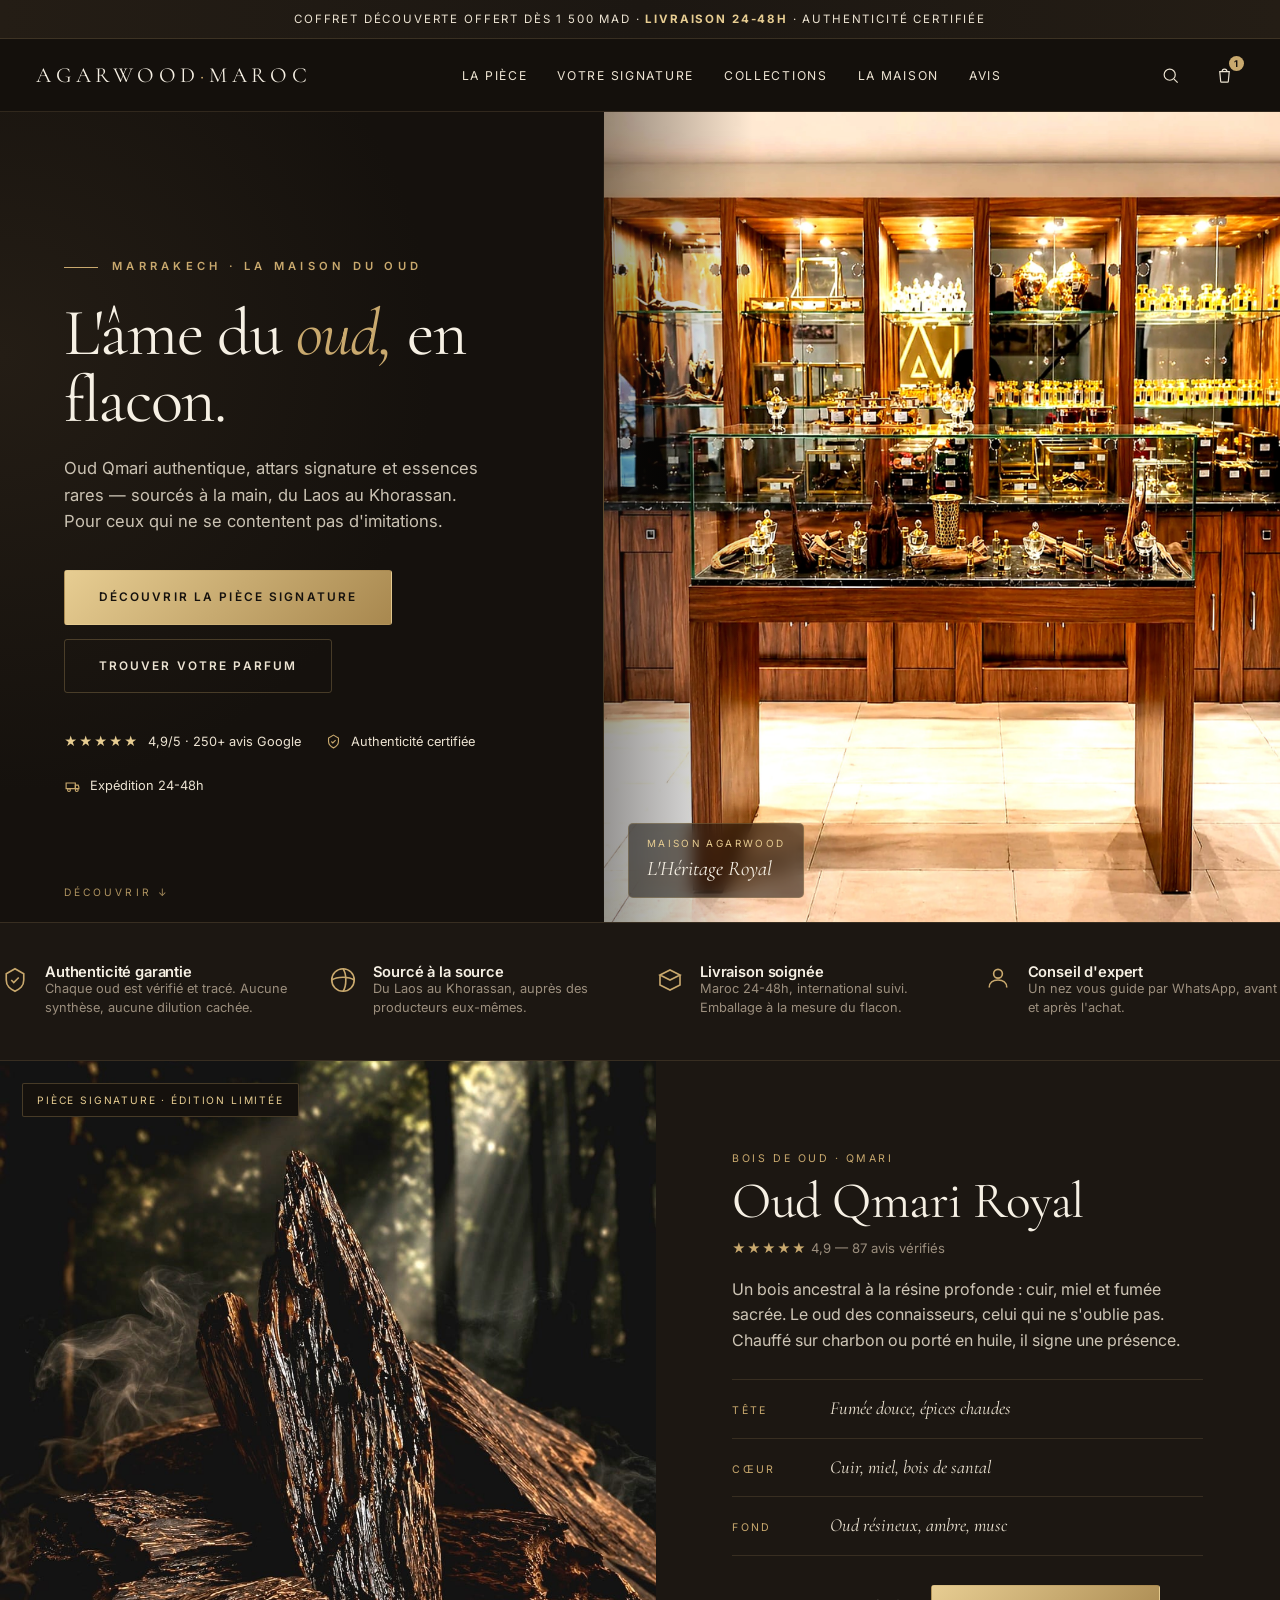
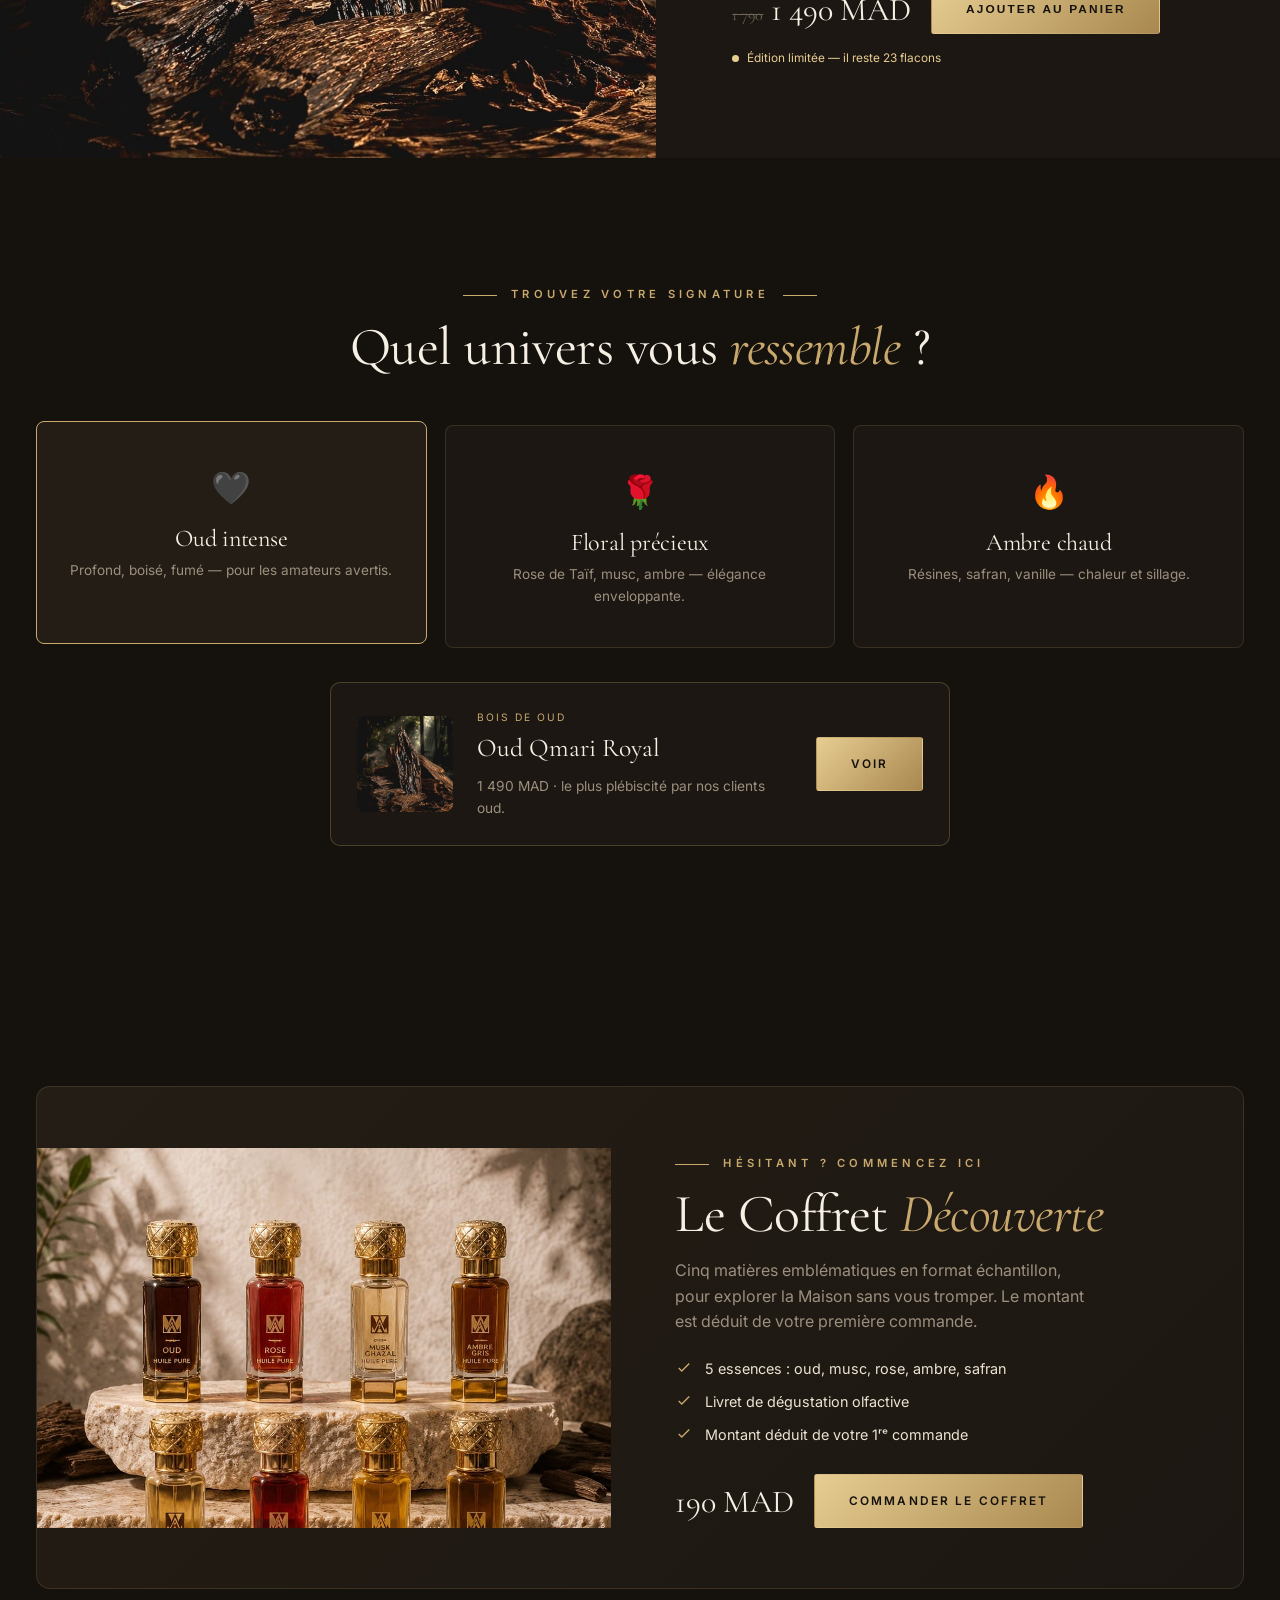
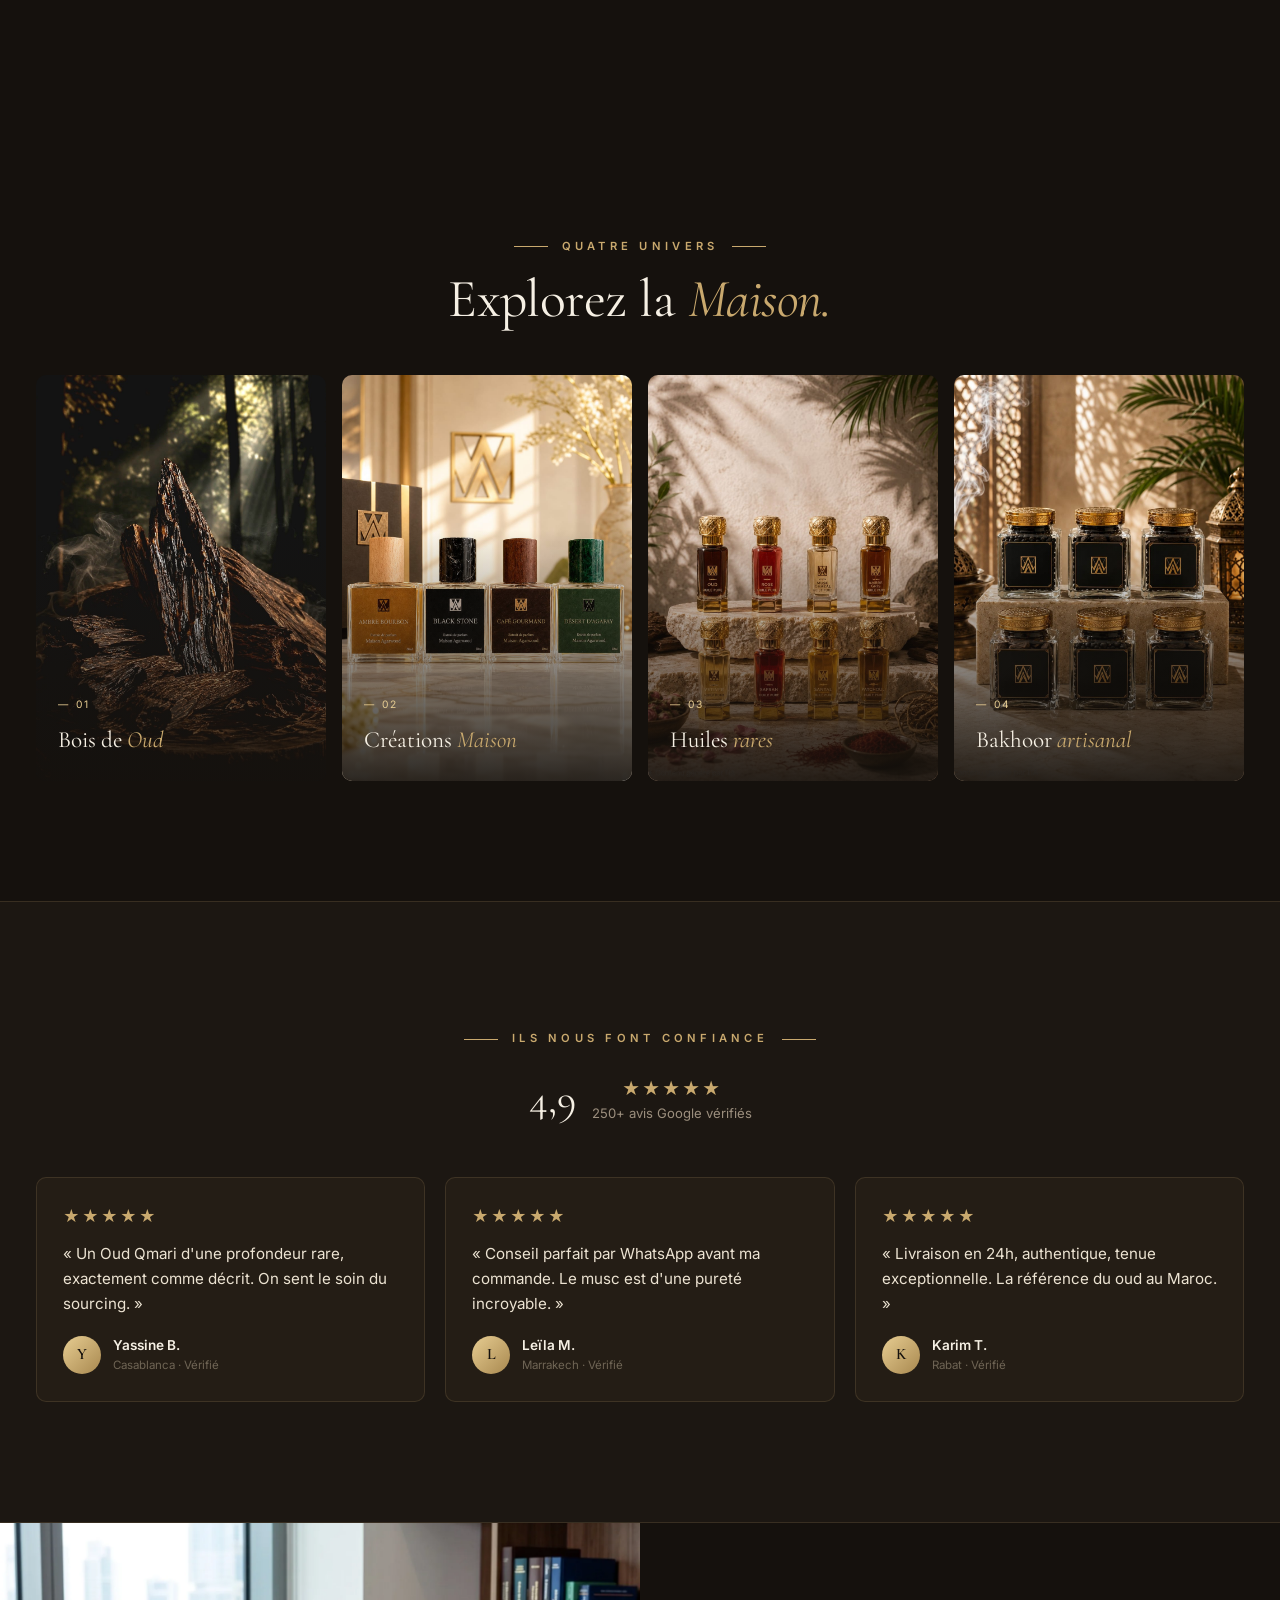
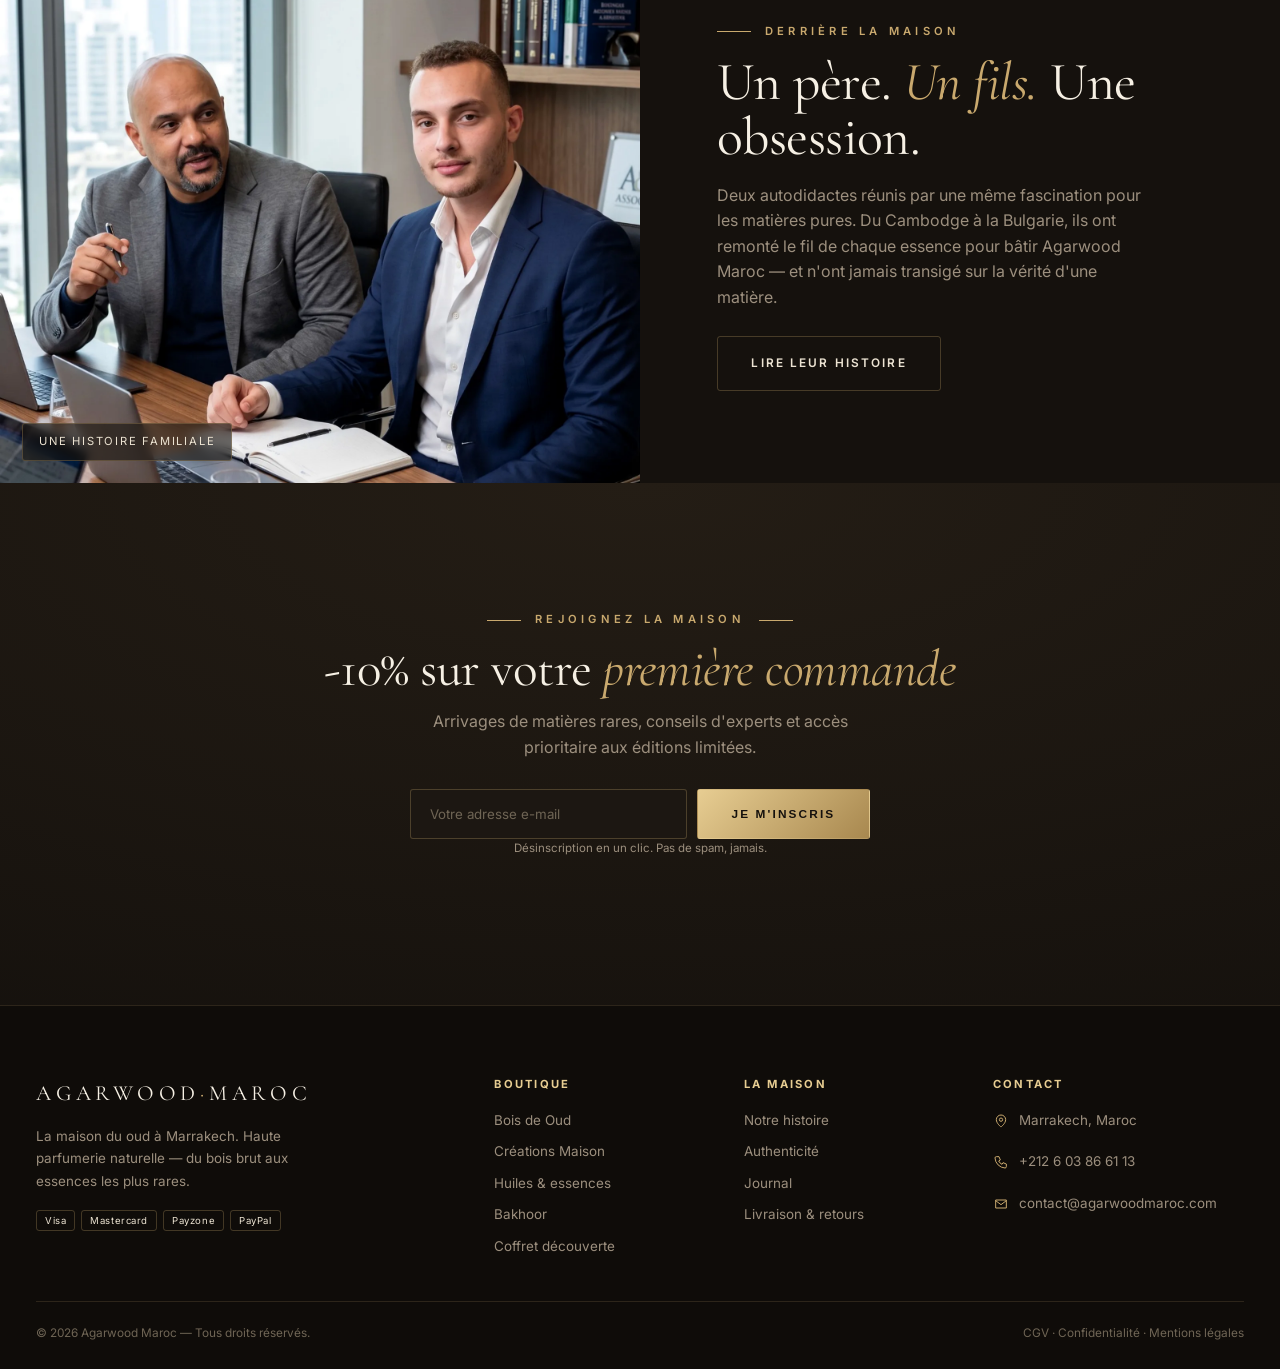
<file: agarwood-v3/index.html>
<!DOCTYPE html>
<html lang="fr">
<head>
<meta charset="utf-8">
<meta name="viewport" content="width=device-width, initial-scale=1">
<title>Agarwood Maroc — Oud Qmari & Haute Parfumerie Naturelle | Marrakech</title>
<meta name="description" content="La maison du oud à Marrakech. Oud Qmari authentique, attars signature, huiles rares et bakhoor artisanal — sourcés à la main, certifiés authentiques. Livraison 24-48h, coffret découverte disponible.">
<link rel="canonical" href="https://www.agarwoodmaroc.com/">
<meta name="theme-color" content="#15110d">
<meta property="og:type" content="website">
<meta property="og:title" content="Agarwood Maroc — La maison du Oud, Marrakech">
<meta property="og:description" content="Oud Qmari authentique & haute parfumerie naturelle. Sourcé à la main, certifié authentique.">
<meta property="og:image" content="https://www.agarwoodmaroc.com/assets/img/boutique.webp">
<meta name="twitter:card" content="summary_large_image">
<link rel="preconnect" href="https://fonts.googleapis.com">
<link rel="preconnect" href="https://fonts.gstatic.com" crossorigin>
<link href="https://fonts.googleapis.com/css2?family=Cormorant+Garamond:ital,wght@0,400;0,500;0,600;1,400;1,500&family=Inter:wght@300;400;500;600&display=swap" rel="stylesheet">
<link rel="stylesheet" href="styles.css">
<script type="application/ld+json">
{"@context":"https://schema.org","@graph":[
 {"@type":"Organization","@id":"https://www.agarwoodmaroc.com/#org","name":"Agarwood Maroc","url":"https://www.agarwoodmaroc.com/","logo":"https://www.agarwoodmaroc.com/assets/img/boutique.webp","telephone":"+212603866113","description":"La maison du oud à Marrakech — haute parfumerie naturelle."},
 {"@type":["Store","PerfumeStore"],"name":"Agarwood Maroc","image":"https://www.agarwoodmaroc.com/assets/img/boutique.webp","priceRange":"$$$","address":{"@type":"PostalAddress","addressLocality":"Marrakech","addressCountry":"MA"},"aggregateRating":{"@type":"AggregateRating","ratingValue":"4.9","reviewCount":"250"}},
 {"@type":"Product","name":"Oud Qmari Royal","image":"https://www.agarwoodmaroc.com/assets/img/oud-qmari.jpeg","description":"Bois de oud Qmari d'exception, sélectionné à la source.","brand":{"@id":"https://www.agarwoodmaroc.com/#org"},"aggregateRating":{"@type":"AggregateRating","ratingValue":"4.9","reviewCount":"87"},"offers":{"@type":"Offer","price":"1490","priceCurrency":"MAD","availability":"https://schema.org/InStock"}},
 {"@type":"WebSite","url":"https://www.agarwoodmaroc.com/","name":"Agarwood Maroc","inLanguage":"fr-FR","potentialAction":{"@type":"SearchAction","target":"https://www.agarwoodmaroc.com/?s={search_term_string}","query-input":"required name=search_term_string"}}
]}
</script>
</head>
<body>

<div class="announce">Coffret découverte offert dès 1 500 MAD · <b>Livraison 24-48h</b> · Authenticité certifiée</div>

<header class="header">
  <div class="wrap header__row">
    <a href="#" class="brand">Agarwood<span>·</span>Maroc</a>
    <nav class="nav" aria-label="Navigation principale">
      <a href="#signature">La pièce</a>
      <a href="#finder">Votre signature</a>
      <a href="#collections">Collections</a>
      <a href="#histoire">La Maison</a>
      <a href="#avis">Avis</a>
    </nav>
    <div class="header__act">
      <span class="ic" aria-label="Rechercher"><svg viewBox="0 0 24 24"><circle cx="11" cy="11" r="7"/><line x1="16.5" y1="16.5" x2="21" y2="21"/></svg></span>
      <span class="ic" aria-label="Panier"><svg viewBox="0 0 24 24"><path d="M6 7h12l-1.2 12.5a1 1 0 0 1-1 .9H8.2a1 1 0 0 1-1-.9L6 7Z"/><path d="M9 7a3 3 0 0 1 6 0"/></svg><span class="badge-n">1</span></span>
    </div>
  </div>
</header>

<!-- HERO split -->
<section class="hero" aria-label="Agarwood Maroc — la maison du oud">
  <div class="hero__panel">
    <span class="eyebrow">Marrakech · La maison du oud</span>
    <h1>L'âme du <em>oud,</em> en flacon.</h1>
    <p class="hero__sub">Oud Qmari authentique, attars signature et essences rares — sourcés à la main, du Laos au Khorassan. Pour ceux qui ne se contentent pas d'imitations.</p>
    <div class="hero__cta">
      <a href="#signature" class="btn btn--gold">Découvrir la pièce signature</a>
      <a href="#finder" class="btn btn--line">Trouver votre parfum</a>
    </div>
    <div class="hero__trust">
      <span><span class="st">★★★★★</span> 4,9/5 · 250+ avis Google</span>
      <span><svg viewBox="0 0 24 24"><path d="M12 3l7 4v5c0 5-3 7-7 9-4-2-7-4-7-9V7z"/><path d="M9 12l2 2 4-4"/></svg> Authenticité certifiée</span>
      <span><svg viewBox="0 0 24 24"><path d="M3 7h13v8H3z"/><path d="M16 10h4l1 3v2h-5z"/><circle cx="7" cy="17" r="2"/><circle cx="18" cy="17" r="2"/></svg> Expédition 24-48h</span>
    </div>
    <span class="scrollcue">Découvrir ↓</span>
  </div>
  <div class="hero__visual">
    <img class="hero__img" src="assets/img/boutique-hero.jpg" alt="La boutique Agarwood Maroc à Marrakech — flacons de oud et essences rares" loading="eager" fetchpriority="high">
    <div class="hero__badge"><small>Maison Agarwood</small><b>L'Héritage Royal</b></div>
  </div>
</section>

<!-- AUTHENTICITY -->
<section class="auth">
  <div class="wrap auth__grid">
    <div class="auth__i"><svg viewBox="0 0 24 24"><path d="M12 3l7 4v5c0 5-3 7-7 9-4-2-7-4-7-9V7z"/><path d="M9 12l2 2 4-4"/></svg><div><h3>Authenticité garantie</h3><p>Chaque oud est vérifié et tracé. Aucune synthèse, aucune dilution cachée.</p></div></div>
    <div class="auth__i"><svg viewBox="0 0 24 24"><circle cx="12" cy="12" r="9"/><path d="M12 3c3 4 3 14 0 18M3 12c4-3 14-3 18 0"/></svg><div><h3>Sourcé à la source</h3><p>Du Laos au Khorassan, auprès des producteurs eux-mêmes.</p></div></div>
    <div class="auth__i"><svg viewBox="0 0 24 24"><path d="M4 8l8-4 8 4-8 4-8-4Z"/><path d="M4 8v8l8 4 8-4V8"/></svg><div><h3>Livraison soignée</h3><p>Maroc 24-48h, international suivi. Emballage à la mesure du flacon.</p></div></div>
    <div class="auth__i"><svg viewBox="0 0 24 24"><path d="M5 18c0-4 3-6 7-6s7 2 7 6"/><circle cx="12" cy="7" r="3.5"/></svg><div><h3>Conseil d'expert</h3><p>Un nez vous guide par WhatsApp, avant et après l'achat.</p></div></div>
  </div>
</section>

<!-- SIGNATURE SPOTLIGHT -->
<section id="signature">
  <div class="spot">
    <div class="spot__media" style="background-image:url('assets/img/oud-qmari.jpeg')"><span class="ribbon">Pièce signature · Édition limitée</span></div>
    <div class="spot__c">
      <span class="spot__cat">Bois de oud · Qmari</span>
      <h2 class="spot__name">Oud Qmari Royal</h2>
      <div class="spot__rating"><span class="st">★★★★★</span> 4,9 — 87 avis vérifiés</div>
      <p class="spot__desc">Un bois ancestral à la résine profonde : cuir, miel et fumée sacrée. Le oud des connaisseurs, celui qui ne s'oublie pas. Chauffé sur charbon ou porté en huile, il signe une présence.</p>
      <div class="pyramid">
        <div class="pyramid__row"><span class="pyramid__k">Tête</span><span class="pyramid__v">Fumée douce, épices chaudes</span></div>
        <div class="pyramid__row"><span class="pyramid__k">Cœur</span><span class="pyramid__v">Cuir, miel, bois de santal</span></div>
        <div class="pyramid__row"><span class="pyramid__k">Fond</span><span class="pyramid__v">Oud résineux, ambre, musc</span></div>
      </div>
      <div class="spot__buy">
        <div class="spot__price"><small>1 790</small>1 490 MAD</div>
        <button class="btn btn--gold">Ajouter au panier</button>
      </div>
      <div class="spot__stock"><i></i> Édition limitée — il reste 23 flacons</div>
    </div>
  </div>
</section>

<!-- SCENT FINDER -->
<section class="section finder" id="finder">
  <div class="wrap">
    <span class="eyebrow c">Trouvez votre signature</span>
    <h2 class="s-title" style="margin-top:16px">Quel univers vous <em>ressemble</em> ?</h2>
    <div class="finder__opts">
      <div class="opt active" data-r="0"><div class="opt__ic">🖤</div><h3>Oud intense</h3><p>Profond, boisé, fumé — pour les amateurs avertis.</p></div>
      <div class="opt" data-r="1"><div class="opt__ic">🌹</div><h3>Floral précieux</h3><p>Rose de Taïf, musc, ambre — élégance enveloppante.</p></div>
      <div class="opt" data-r="2"><div class="opt__ic">🔥</div><h3>Ambre chaud</h3><p>Résines, safran, vanille — chaleur et sillage.</p></div>
    </div>
    <div class="finder__result" id="result">
      <img id="r-img" src="assets/img/oud-qmari.jpeg" alt="Recommandation">
      <div><div class="r-cat" id="r-cat">Bois de oud</div><div class="r-name" id="r-name">Oud Qmari Royal</div><div class="r-p" id="r-p">1 490 MAD · le plus plébiscité par nos clients oud.</div></div>
      <a href="#signature" class="btn btn--gold">Voir</a>
    </div>
  </div>
</section>

<!-- DISCOVERY SET -->
<section class="section" id="disco">
  <div class="wrap">
    <div class="disco">
      <div class="disco__media" style="background-image:url('assets/img/huiles.jpeg')"></div>
      <div class="disco__c">
        <span class="eyebrow">Hésitant ? Commencez ici</span>
        <h2 class="s-title">Le Coffret <em>Découverte</em></h2>
        <p>Cinq matières emblématiques en format échantillon, pour explorer la Maison sans vous tromper. Le montant est déduit de votre première commande.</p>
        <ul class="disco__list">
          <li><svg viewBox="0 0 24 24"><path d="M5 12l4 4 10-10"/></svg> 5 essences : oud, musc, rose, ambre, safran</li>
          <li><svg viewBox="0 0 24 24"><path d="M5 12l4 4 10-10"/></svg> Livret de dégustation olfactive</li>
          <li><svg viewBox="0 0 24 24"><path d="M5 12l4 4 10-10"/></svg> Montant déduit de votre 1ʳᵉ commande</li>
        </ul>
        <div class="spot__buy"><div class="spot__price">190 MAD</div><a href="#" class="btn btn--gold">Commander le coffret</a></div>
      </div>
    </div>
  </div>
</section>

<!-- COLLECTIONS -->
<section class="section" id="collections">
  <div class="wrap">
    <div style="text-align:center;margin-bottom:48px"><span class="eyebrow c">Quatre univers</span><h2 class="s-title" style="margin-top:16px">Explorez la <em>Maison.</em></h2></div>
    <div class="coll__grid">
      <a href="#" class="coll"><img src="assets/img/oud-qmari.jpeg" alt="Bois de Oud Qmari"><div class="coll__c"><span class="coll__n">— 01</span><div class="coll__t">Bois de <em>Oud</em></div></div></a>
      <a href="#" class="coll"><img src="assets/img/creations.jpeg" alt="Créations Maison"><div class="coll__c"><span class="coll__n">— 02</span><div class="coll__t">Créations <em>Maison</em></div></div></a>
      <a href="#" class="coll"><img src="assets/img/huiles.jpeg" alt="Huiles et essences rares"><div class="coll__c"><span class="coll__n">— 03</span><div class="coll__t">Huiles <em>rares</em></div></div></a>
      <a href="#" class="coll"><img src="assets/img/bakhoor.jpeg" alt="Bakhoor artisanal"><div class="coll__c"><span class="coll__n">— 04</span><div class="coll__t">Bakhoor <em>artisanal</em></div></div></a>
    </div>
  </div>
</section>

<!-- REVIEWS -->
<section class="section reviews" id="avis">
  <div class="wrap" style="text-align:center">
    <span class="eyebrow c">Ils nous font confiance</span>
    <div class="reviews__top" style="margin-top:18px"><span class="reviews__score">4,9</span><div><div class="reviews__st">★★★★★</div><div style="font-size:.82rem;color:var(--grey)">250+ avis Google vérifiés</div></div></div>
    <div class="reviews__grid" style="text-align:left">
      <div class="rev"><div class="rev__st">★★★★★</div><p class="rev__t">« Un Oud Qmari d'une profondeur rare, exactement comme décrit. On sent le soin du sourcing. »</p><div class="rev__w"><span class="rev__av">Y</span><div><div class="rev__n">Yassine B.</div><div class="rev__m">Casablanca · Vérifié</div></div></div></div>
      <div class="rev"><div class="rev__st">★★★★★</div><p class="rev__t">« Conseil parfait par WhatsApp avant ma commande. Le musc est d'une pureté incroyable. »</p><div class="rev__w"><span class="rev__av">L</span><div><div class="rev__n">Leïla M.</div><div class="rev__m">Marrakech · Vérifié</div></div></div></div>
      <div class="rev"><div class="rev__st">★★★★★</div><p class="rev__t">« Livraison en 24h, authentique, tenue exceptionnelle. La référence du oud au Maroc. »</p><div class="rev__w"><span class="rev__av">K</span><div><div class="rev__n">Karim T.</div><div class="rev__m">Rabat · Vérifié</div></div></div></div>
    </div>
  </div>
</section>

<!-- FOUNDERS -->
<section class="founders" id="histoire">
  <div class="founders__v" style="background-image:url('assets/img/founders.webp')" role="img" aria-label="Les fondateurs, père et fils"><span class="founders__tag">Une histoire familiale</span></div>
  <div class="founders__c">
    <span class="eyebrow">Derrière la Maison</span>
    <h2 class="s-title" style="margin-top:14px">Un père. <em>Un fils.</em> Une obsession.</h2>
    <p>Deux autodidactes réunis par une même fascination pour les matières pures. Du Cambodge à la Bulgarie, ils ont remonté le fil de chaque essence pour bâtir Agarwood Maroc — et n'ont jamais transigé sur la vérité d'une matière.</p>
    <a href="#" class="btn btn--line">Lire leur histoire</a>
  </div>
</section>

<!-- NEWSLETTER -->
<section class="section news">
  <div class="wrap">
    <span class="eyebrow c">Rejoignez la Maison</span>
    <h2>-10% sur votre <em>première commande</em></h2>
    <p>Arrivages de matières rares, conseils d'experts et accès prioritaire aux éditions limitées.</p>
    <form class="news__f" onsubmit="return false"><input type="email" placeholder="Votre adresse e-mail" aria-label="E-mail" required><button class="btn btn--gold">Je m'inscris</button></form>
    <p class="news__fine">Désinscription en un clic. Pas de spam, jamais.</p>
  </div>
</section>

<footer class="footer">
  <div class="wrap">
    <div class="footer__top">
      <div>
        <a href="#" class="brand">Agarwood<span>·</span>Maroc</a>
        <p>La maison du oud à Marrakech. Haute parfumerie naturelle — du bois brut aux essences les plus rares.</p>
        <div class="pay"><span>Visa</span><span>Mastercard</span><span>Payzone</span><span>PayPal</span></div>
      </div>
      <div><h4>Boutique</h4><ul><li><a href="#">Bois de Oud</a></li><li><a href="#">Créations Maison</a></li><li><a href="#">Huiles &amp; essences</a></li><li><a href="#">Bakhoor</a></li><li><a href="#">Coffret découverte</a></li></ul></div>
      <div><h4>La Maison</h4><ul><li><a href="#histoire">Notre histoire</a></li><li><a href="#">Authenticité</a></li><li><a href="#">Journal</a></li><li><a href="#">Livraison &amp; retours</a></li></ul></div>
      <div><h4>Contact</h4><ul class="footer__c"><li><svg viewBox="0 0 24 24"><path d="M12 21s-7-5.5-7-11a7 7 0 0 1 14 0c0 5.5-7 11-7 11Z"/><circle cx="12" cy="10" r="2.5"/></svg> Marrakech, Maroc</li><li><svg viewBox="0 0 24 24"><path d="M5 4h4l2 5-2.5 1.5a11 11 0 0 0 5 5L15 13l5 2v4a2 2 0 0 1-2 2A16 16 0 0 1 3 6a2 2 0 0 1 2-2Z"/></svg> +212 6 03 86 61 13</li><li><svg viewBox="0 0 24 24"><path d="M4 6h16v12H4z"/><path d="M4 7l8 6 8-6"/></svg> contact@agarwoodmaroc.com</li></ul></div>
    </div>
    <div class="footer__bot"><span>© 2026 Agarwood Maroc — Tous droits réservés.</span><span>CGV · Confidentialité · Mentions légales</span></div>
  </div>
</footer>

<div class="sticky"><span class="p">1 490 MAD</span><a href="#signature" class="btn btn--gold">Ajouter — Oud Qmari Royal</a></div>

<script>
  // Scent finder
  const data=[
    {img:'assets/img/oud-qmari.jpeg',cat:'Bois de oud',name:'Oud Qmari Royal',p:'1 490 MAD · le plus plébiscité par nos clients oud.'},
    {img:'assets/img/creations.jpeg',cat:'Création maison',name:'Attar Rose & Musc',p:'890 MAD · une rose précieuse sur un fond ambré.'},
    {img:'assets/img/huiles.jpeg',cat:'Huile & essence',name:'Ambre Safran Absolu',p:'740 MAD · résines chaudes et safran, sillage généreux.'}
  ];
  const opts=document.querySelectorAll('.opt');
  opts.forEach(o=>o.addEventListener('click',()=>{
    opts.forEach(x=>x.classList.remove('active'));o.classList.add('active');
    const d=data[+o.dataset.r];
    r_img.src=d.img;r_cat.textContent=d.cat;r_name.textContent=d.name;r_p.textContent=d.p;
  }));
</script>
</body>
</html>
</file>
<file: agarwood-v3/styles.css>
/* =========================================================================
   Agarwood Maroc — Proposition signature. Sombre cinématographique + or.
   Pensé pour la conversion : autorité, rareté, authenticité, guidage.
   ========================================================================= */
:root{
  --bg:#15110d; --bg-2:#1c1712; --bg-3:#241d15;
  --gold:#c9a96e; --gold-br:#e7cd92; --gold-deep:#a8884f;
  --cream:#ece3d2; --paper:#f6f0e4; --grey:#9c8f7e; --grey-d:#6f6555;
  --brown:#5e382b;
  --line:rgba(201,169,110,.16); --line-2:rgba(201,169,110,.28);
  --sans:"Inter",system-ui,sans-serif;
  --serif:"Cormorant Garamond","Cardo",Georgia,serif;
  --maxw:1280px; --ease:cubic-bezier(.22,.85,.25,1);
}
*{margin:0;padding:0;box-sizing:border-box;}
html{scroll-behavior:smooth;}
body{font-family:var(--sans);background:var(--bg);color:var(--cream);line-height:1.6;-webkit-font-smoothing:antialiased;overflow-x:hidden;}
img{max-width:100%;display:block;}
a{color:inherit;text-decoration:none;}
::selection{background:var(--gold);color:var(--bg);}
.wrap{max-width:var(--maxw);margin:0 auto;padding:0 36px;}
h1,h2,h3{font-family:var(--serif);font-weight:400;line-height:1.02;letter-spacing:-.01em;}
em{font-style:italic;color:var(--gold);}
.eyebrow{font-size:.7rem;letter-spacing:.38em;text-transform:uppercase;color:var(--gold);font-weight:600;display:inline-flex;gap:14px;align-items:center;}
.eyebrow::before{content:"";width:34px;height:1px;background:currentColor;}
.eyebrow.c{justify-content:center;}
.eyebrow.c::after{content:"";width:34px;height:1px;background:currentColor;}
.s-title{font-size:clamp(2.2rem,4.2vw,3.6rem);color:var(--paper);}
.lead{color:var(--grey);font-size:1.05rem;line-height:1.8;max-width:54ch;}
.btn{display:inline-flex;align-items:center;justify-content:center;gap:.6rem;padding:1.05rem 2.1rem;font-size:.74rem;letter-spacing:.18em;text-transform:uppercase;font-weight:600;border-radius:3px;cursor:pointer;border:1px solid transparent;transition:all .3s var(--ease);}
.btn--gold{background:linear-gradient(135deg,var(--gold-br),var(--gold-deep));color:var(--bg);}
.btn--gold:hover{filter:brightness(1.08);transform:translateY(-2px);box-shadow:0 14px 30px -12px rgba(201,169,110,.6);}
.btn--line{border-color:var(--line-2);color:var(--cream);}
.btn--line:hover{border-color:var(--gold);color:var(--gold);}
.btn--block{width:100%;}
.section{padding:120px 0;}

/* announce */
.announce{background:linear-gradient(90deg,var(--bg-3),var(--bg-2),var(--bg-3));color:var(--cream);text-align:center;font-size:.72rem;letter-spacing:.16em;text-transform:uppercase;padding:10px;border-bottom:1px solid var(--line);}
.announce b{color:var(--gold-br);}

/* header */
.header{position:sticky;top:0;z-index:60;background:rgba(21,17,13,.72);backdrop-filter:blur(14px);border-bottom:1px solid var(--line);}
.header__row{display:flex;align-items:center;justify-content:space-between;height:72px;gap:24px;}
.brand{font-family:var(--serif);font-size:1.35rem;letter-spacing:.22em;text-transform:uppercase;color:var(--paper);}
.brand span{color:var(--gold);}
.nav{display:flex;gap:30px;}
.nav a{font-size:.76rem;letter-spacing:.14em;text-transform:uppercase;color:var(--cream);position:relative;padding:6px 0;}
.nav a::after{content:"";position:absolute;left:0;bottom:0;width:0;height:1px;background:var(--gold);transition:width .3s var(--ease);}
.nav a:hover::after{width:100%;}
.header__act{display:flex;gap:16px;align-items:center;}
.header__act .ic{width:38px;height:38px;display:grid;place-items:center;border-radius:50%;transition:background .2s;position:relative;}
.header__act .ic:hover{background:rgba(201,169,110,.12);}
.header__act svg{width:19px;height:19px;stroke:var(--cream);fill:none;stroke-width:1.5;}
.badge-n{position:absolute;top:0;right:0;background:var(--gold);color:var(--bg);font-size:.58rem;font-weight:700;width:15px;height:15px;border-radius:50%;display:grid;place-items:center;font-family:var(--sans);}

/* hero — split : panneau texte (gauche) + photo nette (droite) */
.hero{position:relative;display:grid;grid-template-columns:1fr 1.12fr;min-height:90vh;background:var(--bg);overflow:hidden;}
.hero__panel{position:relative;display:flex;flex-direction:column;justify-content:center;padding:110px 5vw 90px;
  background:radial-gradient(120% 90% at 0% 30%,var(--bg-3),var(--bg) 60%);}
.hero__panel::after{content:"";position:absolute;top:0;right:-1px;width:2px;height:100%;background:linear-gradient(var(--bg),var(--gold-deep),var(--bg));opacity:.5;}
.hero h1{font-size:clamp(2.8rem,5.2vw,5.2rem);color:var(--paper);margin:1.4rem 0 1.3rem;max-width:14ch;letter-spacing:-.02em;}
.hero h1 em{color:var(--gold);}
.hero__sub{color:var(--cream);opacity:.84;font-size:clamp(1.02rem,1.3vw,1.2rem);max-width:42ch;margin-bottom:2.2rem;}
.hero__cta{display:flex;gap:14px;flex-wrap:wrap;}
.hero__trust{display:flex;gap:24px;margin-top:2.4rem;flex-wrap:wrap;}
.hero__trust span{display:flex;align-items:center;gap:9px;font-size:.8rem;color:var(--cream);}
.hero__trust svg{width:17px;height:17px;stroke:var(--gold);fill:none;stroke-width:1.6;}
.hero__trust .st{color:var(--gold-br);letter-spacing:2px;}
.hero__visual{position:relative;overflow:hidden;}
.hero__img{position:absolute;inset:0;width:100%;height:100%;object-fit:cover;object-position:center;animation:kb 18s ease-in-out infinite alternate;}
@keyframes kb{from{transform:scale(1.02);}to{transform:scale(1.1);}}
.hero__visual::after{content:"";position:absolute;inset:0;background:linear-gradient(90deg,rgba(21,17,13,.45) 0%,rgba(21,17,13,0) 22%);}
.hero__badge{position:absolute;left:24px;bottom:24px;z-index:2;background:rgba(21,17,13,.55);backdrop-filter:blur(8px);border:1px solid var(--line-2);padding:12px 18px;border-radius:5px;}
.hero__badge small{display:block;font-size:.62rem;letter-spacing:.24em;text-transform:uppercase;color:var(--gold-br);}
.hero__badge b{font-family:var(--serif);font-style:italic;font-size:1.3rem;color:var(--paper);font-weight:400;}
.scrollcue{position:absolute;bottom:22px;left:5vw;z-index:3;color:rgba(201,169,110,.85);font-size:.64rem;letter-spacing:.3em;text-transform:uppercase;animation:bob 2.4s var(--ease) infinite;}
@keyframes bob{0%,100%{transform:translateY(0);}50%{transform:translateY(7px);}}

/* authenticity strip */
.auth{background:var(--bg-2);border-block:1px solid var(--line);}
.auth__grid{display:grid;grid-template-columns:repeat(4,1fr);gap:30px;padding:42px 0;}
.auth__i{display:flex;gap:15px;align-items:flex-start;}
.auth__i svg{width:30px;height:30px;stroke:var(--gold);fill:none;stroke-width:1.3;flex:none;}
.auth__i h3{font-family:var(--sans);font-size:.92rem;font-weight:600;color:var(--paper);}
.auth__i p{font-size:.8rem;color:var(--grey);line-height:1.45;}

/* signature spotlight */
.spot{display:grid;grid-template-columns:1.05fr 1fr;gap:0;align-items:stretch;}
.spot__media{position:relative;min-height:640px;background:var(--bg-3) center/cover no-repeat;}
.spot__media .ribbon{position:absolute;top:22px;left:22px;background:var(--bg);color:var(--gold-br);border:1px solid var(--line-2);font-size:.64rem;letter-spacing:.18em;text-transform:uppercase;padding:8px 14px;border-radius:2px;}
.spot__c{background:var(--bg-2);padding:90px 6vw;display:flex;flex-direction:column;justify-content:center;}
.spot__cat{font-size:.66rem;letter-spacing:.24em;text-transform:uppercase;color:var(--gold);}
.spot__name{font-size:clamp(2.4rem,4vw,3.4rem);color:var(--paper);margin:8px 0 10px;}
.spot__rating{font-size:.82rem;color:var(--grey);margin-bottom:18px;}
.spot__rating .st{color:var(--gold);letter-spacing:1px;}
.spot__desc{color:var(--cream);opacity:.85;margin-bottom:26px;max-width:46ch;}
.pyramid{display:flex;flex-direction:column;gap:0;margin-bottom:28px;border-top:1px solid var(--line);}
.pyramid__row{display:flex;gap:18px;padding:14px 0;border-bottom:1px solid var(--line);align-items:baseline;}
.pyramid__k{font-size:.66rem;letter-spacing:.2em;text-transform:uppercase;color:var(--gold);width:80px;flex:none;}
.pyramid__v{font-family:var(--serif);font-size:1.15rem;color:var(--cream);font-style:italic;}
.spot__buy{display:flex;align-items:center;gap:20px;flex-wrap:wrap;}
.spot__price{font-family:var(--serif);font-size:2rem;color:var(--paper);}
.spot__price small{font-size:1rem;color:var(--grey-d);text-decoration:line-through;margin-right:8px;}
.spot__stock{font-size:.74rem;color:var(--gold-br);margin-top:14px;display:flex;align-items:center;gap:8px;}
.spot__stock i{width:7px;height:7px;border-radius:50%;background:var(--gold-br);box-shadow:0 0 0 0 rgba(231,205,146,.6);animation:pulse 2s infinite;}
@keyframes pulse{70%{box-shadow:0 0 0 7px rgba(231,205,146,0);}100%{box-shadow:0 0 0 0 rgba(231,205,146,0);}}

/* scent finder */
.finder{text-align:center;}
.finder__opts{display:grid;grid-template-columns:repeat(3,1fr);gap:18px;margin:50px 0 34px;}
.opt{background:var(--bg-2);border:1px solid var(--line);border-radius:8px;padding:40px 28px;cursor:pointer;transition:all .3s var(--ease);text-align:center;}
.opt:hover,.opt.active{border-color:var(--gold);background:var(--bg-3);transform:translateY(-4px);}
.opt__ic{font-size:2rem;margin-bottom:14px;}
.opt h3{font-family:var(--serif);font-size:1.5rem;color:var(--paper);margin-bottom:8px;}
.opt p{font-size:.85rem;color:var(--grey);}
.finder__result{background:var(--bg-2);border:1px solid var(--line-2);border-radius:10px;padding:26px;display:flex;align-items:center;gap:24px;max-width:620px;margin:0 auto;text-align:left;}
.finder__result img{width:96px;height:96px;border-radius:8px;object-fit:cover;flex:none;}
.finder__result .r-cat{font-size:.64rem;letter-spacing:.2em;text-transform:uppercase;color:var(--gold);}
.finder__result .r-name{font-family:var(--serif);font-size:1.6rem;color:var(--paper);margin:2px 0 6px;}
.finder__result .r-p{color:var(--grey);font-size:.86rem;}
.finder__result .btn{margin-left:auto;}

/* discovery set */
.disco{background:linear-gradient(135deg,var(--bg-3),var(--bg-2));border:1px solid var(--line);border-radius:14px;display:grid;grid-template-columns:1fr 1.1fr;overflow:hidden;align-items:center;}
.disco__media{min-height:380px;background:var(--bg) center/cover no-repeat;}
.disco__c{padding:60px 5vw;}
.disco__c .s-title{margin:14px 0 16px;}
.disco__c p{color:var(--grey);margin-bottom:22px;max-width:42ch;}
.disco__list{display:flex;flex-direction:column;gap:10px;margin-bottom:28px;}
.disco__list li{display:flex;gap:12px;align-items:center;font-size:.9rem;color:var(--cream);list-style:none;}
.disco__list svg{width:18px;height:18px;stroke:var(--gold);fill:none;stroke-width:1.8;flex:none;}

/* collections */
.coll__grid{display:grid;grid-template-columns:repeat(4,1fr);gap:16px;}
.coll{position:relative;aspect-ratio:3/4.2;border-radius:10px;overflow:hidden;display:flex;align-items:flex-end;}
.coll img{position:absolute;inset:0;width:100%;height:100%;object-fit:cover;transition:transform .8s var(--ease);}
.coll::after{content:"";position:absolute;inset:0;background:linear-gradient(180deg,rgba(21,17,13,0) 38%,rgba(21,17,13,.9));}
.coll:hover img{transform:scale(1.08);}
.coll__c{position:relative;z-index:2;padding:22px;}
.coll__n{font-size:.64rem;letter-spacing:.24em;color:var(--gold-br);}
.coll__t{font-family:var(--serif);font-size:1.45rem;color:var(--paper);margin-top:6px;}
.coll__t em{color:var(--gold);}

/* reviews */
.reviews{background:var(--bg-2);border-block:1px solid var(--line);}
.reviews__top{display:flex;align-items:center;justify-content:center;gap:16px;margin-bottom:8px;}
.reviews__score{font-family:var(--serif);font-size:2.6rem;color:var(--paper);}
.reviews__st{color:var(--gold);font-size:1.1rem;letter-spacing:2px;}
.reviews__grid{display:grid;grid-template-columns:repeat(3,1fr);gap:20px;margin-top:44px;}
.rev{background:var(--bg-3);border:1px solid var(--line);border-radius:10px;padding:26px;}
.rev__st{color:var(--gold);letter-spacing:2px;margin-bottom:12px;}
.rev__t{color:var(--cream);font-size:.95rem;line-height:1.65;}
.rev__w{margin-top:18px;display:flex;align-items:center;gap:12px;}
.rev__av{width:38px;height:38px;border-radius:50%;background:linear-gradient(135deg,var(--gold-br),var(--gold-deep));color:var(--bg);display:grid;place-items:center;font-family:var(--serif);font-weight:600;}
.rev__n{font-weight:600;font-size:.85rem;color:var(--paper);}
.rev__m{font-size:.72rem;color:var(--grey-d);}

/* founders */
.founders{display:grid;grid-template-columns:1fr 1fr;align-items:center;}
.founders__v{position:relative;min-height:560px;background:var(--bg-3) center/cover no-repeat;}
.founders__tag{position:absolute;left:22px;bottom:22px;background:rgba(21,17,13,.6);backdrop-filter:blur(6px);border:1px solid var(--line-2);color:var(--cream);font-size:.7rem;letter-spacing:.16em;text-transform:uppercase;padding:9px 16px;border-radius:3px;}
.founders__c{padding:90px 6vw;}
.founders__c p{color:var(--grey);margin:18px 0 26px;max-width:44ch;}

/* newsletter */
.news{text-align:center;background:radial-gradient(120% 120% at 50% 0%,var(--bg-3),var(--bg));}
.news h2{font-size:clamp(2rem,4vw,3.2rem);color:var(--paper);margin:14px 0;}
.news p{color:var(--grey);max-width:46ch;margin:0 auto 28px;}
.news__f{display:flex;gap:10px;max-width:460px;margin:0 auto;}
.news__f input{flex:1;padding:1rem 1.2rem;background:var(--bg-2);border:1px solid var(--line-2);border-radius:3px;color:var(--paper);font-family:var(--sans);}
.news__f input::placeholder{color:var(--grey-d);}
.news__fine{font-size:.72rem;color:var(--grey-d);margin-top:14px;}

/* footer */
.footer{background:#0f0c09;border-top:1px solid var(--line);padding:70px 0 26px;color:var(--grey);font-size:.84rem;}
.footer__top{display:grid;grid-template-columns:2fr 1fr 1fr 1.2fr;gap:40px;padding-bottom:44px;border-bottom:1px solid var(--line);}
.footer .brand{display:inline-block;margin-bottom:14px;}
.footer p{max-width:32ch;line-height:1.7;}
.footer h4{font-family:var(--sans);font-size:.7rem;letter-spacing:.2em;text-transform:uppercase;color:var(--gold-br);margin-bottom:16px;}
.footer ul{list-style:none;display:flex;flex-direction:column;gap:10px;}
.footer ul a:hover{color:var(--gold-br);}
.footer__c li{display:flex;gap:10px;margin-bottom:10px;align-items:flex-start;}
.footer__c svg{width:16px;height:16px;stroke:var(--gold);fill:none;stroke-width:1.5;flex:none;margin-top:3px;}
.pay{margin-top:16px;}
.pay span{font-size:.6rem;letter-spacing:.06em;border:1px solid var(--line-2);padding:4px 8px;border-radius:3px;margin-right:6px;color:var(--cream);}
.footer__bot{display:flex;justify-content:space-between;gap:16px;flex-wrap:wrap;padding-top:22px;font-size:.74rem;color:var(--grey-d);}

/* sticky buy (mobile) */
.sticky{position:fixed;left:0;right:0;bottom:0;z-index:70;display:none;align-items:center;gap:14px;padding:12px 18px;background:rgba(21,17,13,.95);backdrop-filter:blur(12px);border-top:1px solid var(--line-2);}
.sticky .p{font-family:var(--serif);font-size:1.1rem;color:var(--paper);}
.sticky .btn{margin-left:auto;padding:.8rem 1.4rem;}

@media (max-width:1000px){
  .nav{display:none;}
  .hero{grid-template-columns:1fr;} .hero__panel{padding:108px 7vw 60px;} .hero__panel::after{display:none;}
  .hero__visual{min-height:360px;order:-1;} .scrollcue{display:none;}
  .auth__grid{grid-template-columns:1fr 1fr;}
  .spot,.disco,.founders{grid-template-columns:1fr;}
  .spot__media,.founders__v{min-height:420px;}
  .disco__media{min-height:300px;}
  .finder__opts,.coll__grid,.reviews__grid{grid-template-columns:1fr;}
  .coll__grid{grid-template-columns:1fr 1fr;}
  .footer__top{grid-template-columns:1fr 1fr;}
}
@media (max-width:560px){
  .wrap{padding:0 20px;} .section{padding:76px 0;}
  .auth__grid,.coll__grid,.footer__top{grid-template-columns:1fr;}
  .finder__result{flex-direction:column;text-align:center;} .finder__result .btn{margin:0;}
  .news__f{flex-direction:column;}
  .sticky{display:flex;}
}
</file>
